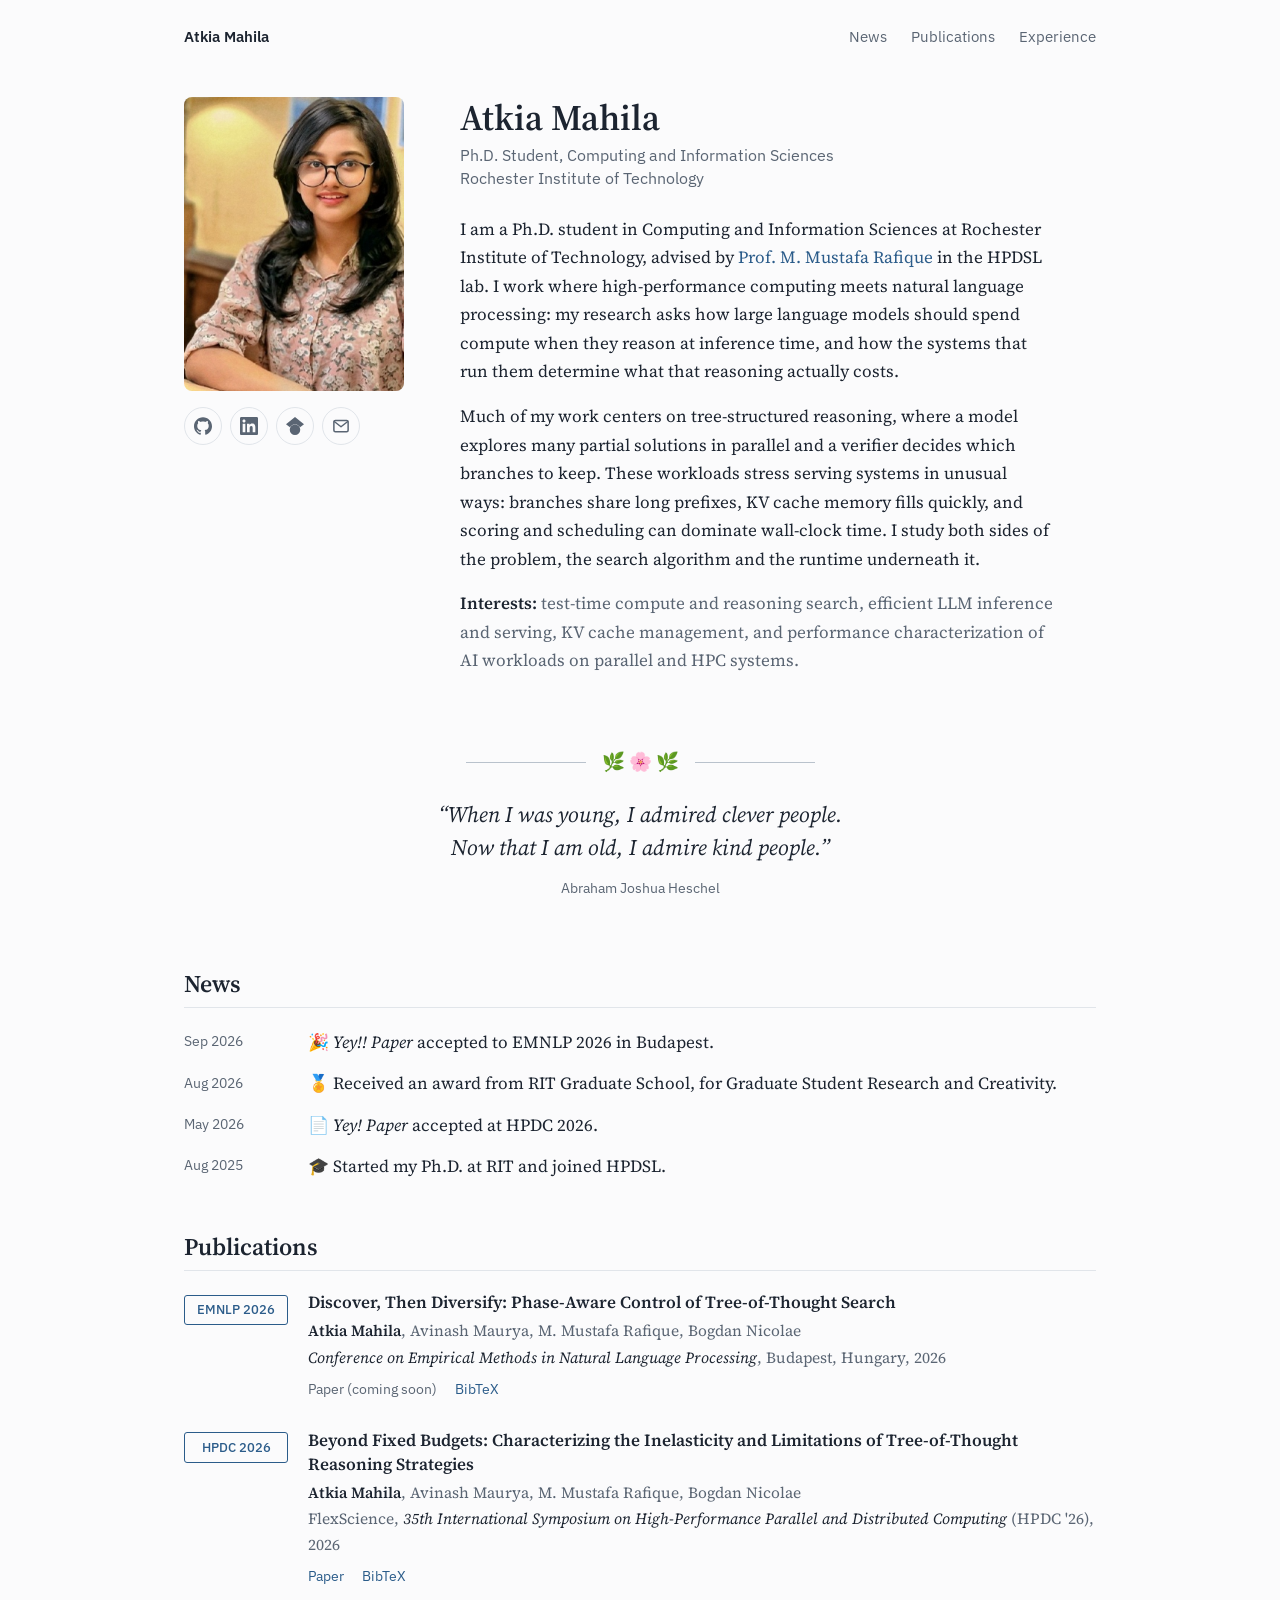
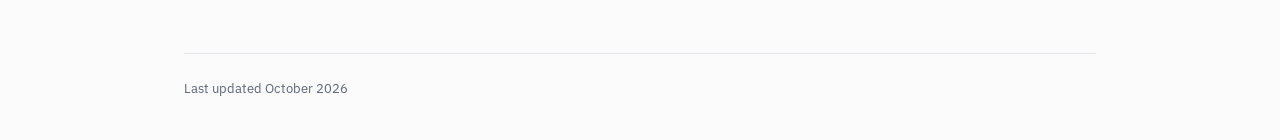
<file: index.html>
<!DOCTYPE html>
<html lang="en">
<head>
  <meta charset="utf-8">
  <meta name="viewport" content="width=device-width, initial-scale=1">
  <title>Atkia Mahila</title>
  <meta name="description" content="Atkia Mahila, Ph.D. student at Rochester Institute of Technology working on LLM reasoning, inference systems and KV cache efficiency.">
  <link rel="icon" href="data:image/svg+xml,<svg xmlns='http://www.w3.org/2000/svg' viewBox='0 0 64 64'><rect width='64' height='64' rx='10' fill='%232B5C8A'/><text x='32' y='42' font-family='Georgia,serif' font-size='28' fill='white' text-anchor='middle'>AM</text></svg>">
  <link rel="preconnect" href="https://fonts.googleapis.com">
  <link rel="preconnect" href="https://fonts.gstatic.com" crossorigin>
  <link href="https://fonts.googleapis.com/css2?family=IBM+Plex+Sans:wght@400;500;600&family=Source+Serif+4:ital,opsz,wght@0,8..60,400;0,8..60,600;1,8..60,400&display=swap" rel="stylesheet">
  <link rel="stylesheet" href="assets/style.css">
</head>
<body>
<div class="wrap">

<header class="topbar">
  <a class="home" href="index.html">Atkia Mahila</a>
  <nav aria-label="Main">
    <a href="#news">News</a>
    <a href="#publications">Publications</a>
    <a href="experience.html">Experience</a>
  </nav>
</header>

<main>

  <section class="hero" id="about" aria-label="About">
    <div class="profile">
      <img class="photo" src="assets/img/profile.jpg" alt="Portrait of Atkia Mahila">
      <ul class="icons">
        <li><a href="https://github.com/atkiamahila" aria-label="GitHub" title="GitHub">
          <svg viewBox="0 0 24 24" fill="currentColor" aria-hidden="true"><path d="M12 .297c-6.63 0-12 5.373-12 12 0 5.303 3.438 9.8 8.205 11.385.6.113.82-.258.82-.577 0-.285-.01-1.04-.015-2.04-3.338.724-4.042-1.61-4.042-1.61C4.422 18.07 3.633 17.7 3.633 17.7c-1.087-.744.084-.729.084-.729 1.205.084 1.838 1.236 1.838 1.236 1.07 1.835 2.809 1.305 3.495.998.108-.776.417-1.305.76-1.605-2.665-.3-5.466-1.332-5.466-5.93 0-1.31.465-2.38 1.235-3.22-.135-.303-.54-1.523.105-3.176 0 0 1.005-.322 3.3 1.23.96-.267 1.98-.399 3-.405 1.02.006 2.04.138 3 .405 2.28-1.552 3.285-1.23 3.285-1.23.645 1.653.24 2.873.12 3.176.765.84 1.23 1.91 1.23 3.22 0 4.61-2.805 5.625-5.475 5.92.42.36.81 1.096.81 2.22 0 1.606-.015 2.896-.015 3.286 0 .315.21.69.825.57C20.565 22.092 24 17.592 24 12.297c0-6.627-5.373-12-12-12"/></svg></a></li>
        <li><a href="https://www.linkedin.com/in/atkia-mahila-3771a5175/" aria-label="LinkedIn" title="LinkedIn">
          <svg viewBox="0 0 24 24" fill="currentColor" aria-hidden="true"><path d="M20.447 20.452h-3.554v-5.569c0-1.328-.027-3.037-1.852-3.037-1.853 0-2.136 1.445-2.136 2.939v5.667H9.351V9h3.414v1.561h.046c.477-.9 1.637-1.85 3.37-1.85 3.601 0 4.267 2.37 4.267 5.455v6.286zM5.337 7.433c-1.144 0-2.063-.926-2.063-2.065 0-1.138.92-2.063 2.063-2.063 1.14 0 2.064.925 2.064 2.063 0 1.139-.925 2.065-2.064 2.065zm1.782 13.019H3.555V9h3.564v11.452zM22.225 0H1.771C.792 0 0 .774 0 1.729v20.542C0 23.227.792 24 1.771 24h20.451C23.2 24 24 23.227 24 22.271V1.729C24 .774 23.2 0 22.222 0h.003z"/></svg></a></li>
        <li><a href="https://scholar.google.com/citations?hl=en&amp;user=EtDn5RQAAAAJ" aria-label="Google Scholar" title="Google Scholar">
          <svg viewBox="0 0 24 24" fill="currentColor" aria-hidden="true"><path d="M5.242 13.769L0 9.5 12 0l12 9.5-5.242 4.269C17.548 11.249 14.978 9.5 12 9.5c-2.977 0-5.548 1.748-6.758 4.269zM12 10a7 7 0 1 0 0 14 7 7 0 0 0 0-14z"/></svg></a></li>
        <li><a href="mailto:am9183@rit.edu" aria-label="Email am9183@rit.edu" title="am9183@rit.edu">
          <svg viewBox="0 0 24 24" fill="none" stroke="currentColor" stroke-width="2" stroke-linecap="round" stroke-linejoin="round" aria-hidden="true"><rect x="2.5" y="4.5" width="19" height="15" rx="2"/><path d="M3 6l9 7 9-7"/></svg></a></li>
      </ul>
    </div>

    <div class="intro">
      <h1>Atkia Mahila</h1>
      <p class="role">Ph.D. Student, Computing and Information Sciences<br>Rochester Institute of Technology</p>
      <p>I am a Ph.D. student in Computing and Information Sciences at Rochester Institute of Technology, advised by <a href="https://www.rit.edu/facultysenate/directory/mmrvcs-m-mustafa-rafique">Prof. M. Mustafa Rafique</a> in the HPDSL lab. I work where high-performance computing meets natural language processing: my research asks how large language models should spend compute when they reason at inference time, and how the systems that run them determine what that reasoning actually costs.</p>
      <p>Much of my work centers on tree-structured reasoning, where a model explores many partial solutions in parallel and a verifier decides which branches to keep. These workloads stress serving systems in unusual ways: branches share long prefixes, KV cache memory fills quickly, and scoring and scheduling can dominate wall-clock time. I study both sides of the problem, the search algorithm and the runtime underneath it.</p>
      <p class="interests"><strong>Interests:</strong> test-time compute and reasoning search, efficient LLM inference and serving, KV cache management, and performance characterization of AI workloads on parallel and HPC systems.</p>
    </div>
  </section>

  <section class="quote-block" aria-label="A favorite quote">
    <div class="ornament" aria-hidden="true">🌿 🌸 🌿</div>
    <blockquote>
      <p>&ldquo;When I was young, I admired clever people. Now that I am old, I admire kind people.&rdquo;</p>
      <footer>Abraham Joshua Heschel</footer>
    </blockquote>
  </section>

  <section class="section" id="news" aria-labelledby="news-h">
    <h2 id="news-h">News</h2>
    <ul class="dated">
      <li><span class="when">Sep 2026</span><span>🎉 <em>Yey!! Paper </em> accepted to EMNLP 2026 in Budapest.</span></li>
      <li><span class="when">Aug 2026</span><span>🏅 Received an award from RIT Graduate School, for Graduate Student Research and Creativity.</span></li>
      <li><span class="when">May 2026</span><span>📄 <em>Yey! Paper</em> accepted at HPDC 2026.</span></li>
      <li><span class="when">Aug 2025</span><span>🎓 Started my Ph.D. at RIT and joined HPDSL.</span></li>
    </ul>
  </section>

  <section class="section" id="publications" aria-labelledby="pubs-h">
    <h2 id="pubs-h">Publications</h2>

    <article class="pub">
      <div class="venue">EMNLP 2026</div>
      <div>
        <p class="title">Discover, Then Diversify: Phase-Aware Control of Tree-of-Thought Search</p>
        <p class="authors"><span class="me">Atkia Mahila</span>, Avinash Maurya, M. Mustafa Rafique, Bogdan Nicolae</p>
        <p class="where"><em>Conference on Empirical Methods in Natural Language Processing</em>, Budapest, Hungary, 2026</p>
        <div class="actions">
          <span class="soon">Paper (coming soon)</span>
          <details>
            <summary>BibTeX</summary>
<pre>@inproceedings{mahila2026discover,
  title     = {Discover, Then Diversify: Phase-Aware Control
               of Tree-of-Thought Search},
  author    = {Mahila, Atkia and Maurya, Avinash and
               Rafique, M. Mustafa and Nicolae, Bogdan},
  booktitle = {Proceedings of the 2026 Conference on Empirical
               Methods in Natural Language Processing (EMNLP)},
  year      = {2026}
}</pre>
          </details>
        </div>
      </div>
    </article>

    <article class="pub">
      <div class="venue">HPDC 2026</div>
      <div>
        <p class="title">Beyond Fixed Budgets: Characterizing the Inelasticity and Limitations of Tree-of-Thought Reasoning Strategies</p>
        <p class="authors"><span class="me">Atkia Mahila</span>, Avinash Maurya, M. Mustafa Rafique, Bogdan Nicolae</p>
        <p class="where">FlexScience, <em>35th International Symposium on High-Performance Parallel and Distributed Computing</em> (HPDC '26), 2026</p>
        <div class="actions">
          <a href="https://doi.org/10.1145/3806645.3816237">Paper</a>
          <details>
            <summary>BibTeX</summary>
<pre>@inproceedings{mahila2026beyond,
  title     = {Beyond Fixed Budgets: Characterizing the Inelasticity
               and Limitations of Tree-of-Thought Reasoning Strategies},
  author    = {Mahila, Atkia and Maurya, Avinash and
               Rafique, M. Mustafa and Nicolae, Bogdan},
  booktitle = {Proceedings of the 35th International Symposium on
               High-Performance Parallel and Distributed Computing},
  series    = {HPDC '26},
  publisher = {ACM},
  year      = {2026},
  doi       = {10.1145/3806645.3816237}
}</pre>
          </details>
        </div>
      </div>
    </article>
  </section>

</main>

<footer class="site-footer">Last updated October 2026</footer>
</div>
</body>
</html>
</file>
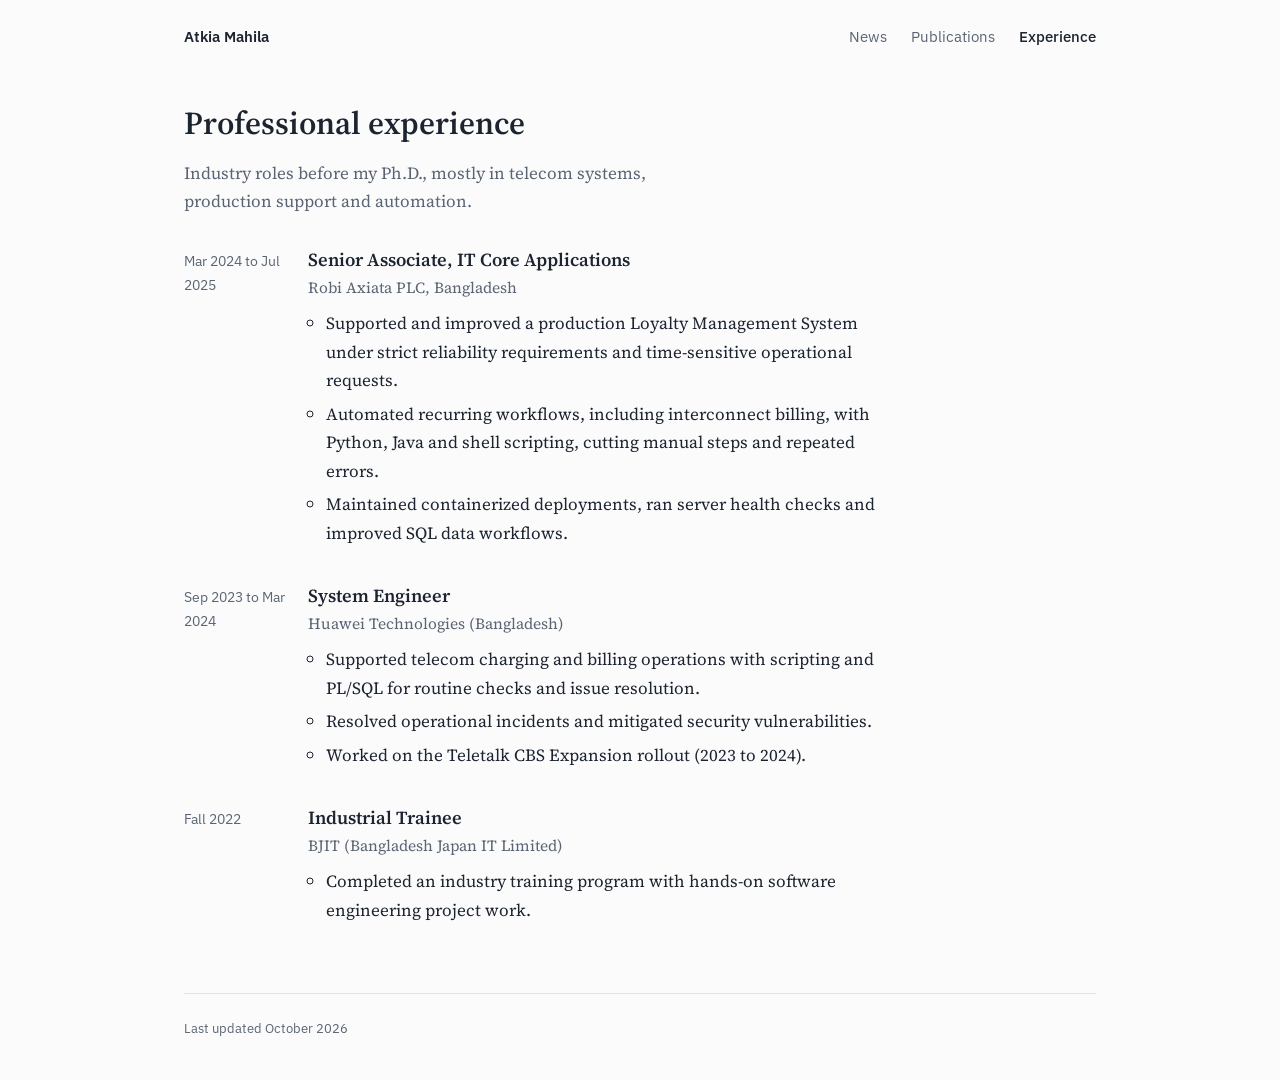
<file: experience.html>
<!DOCTYPE html>
<html lang="en">
<head>
  <meta charset="utf-8">
  <meta name="viewport" content="width=device-width, initial-scale=1">
  <title>Professional experience | Atkia Mahila</title>
  <meta name="description" content="Professional experience of Atkia Mahila.">
  <link rel="icon" href="data:image/svg+xml,<svg xmlns='http://www.w3.org/2000/svg' viewBox='0 0 64 64'><rect width='64' height='64' rx='10' fill='%232B5C8A'/><text x='32' y='42' font-family='Georgia,serif' font-size='28' fill='white' text-anchor='middle'>AM</text></svg>">
  <link rel="preconnect" href="https://fonts.googleapis.com">
  <link rel="preconnect" href="https://fonts.gstatic.com" crossorigin>
  <link href="https://fonts.googleapis.com/css2?family=IBM+Plex+Sans:wght@400;500;600&family=Source+Serif+4:ital,opsz,wght@0,8..60,400;0,8..60,600;1,8..60,400&display=swap" rel="stylesheet">
  <link rel="stylesheet" href="assets/style.css">
</head>
<body>
<div class="wrap">

<header class="topbar">
  <a class="home" href="index.html">Atkia Mahila</a>
  <nav aria-label="Main">
    <a href="index.html#news">News</a>
    <a href="index.html#publications">Publications</a>
    <a href="experience.html" aria-current="page">Experience</a>
  </nav>
</header>

<main>
  <h1 class="page-title">Professional experience</h1>
  <p class="page-lede">Industry roles before my Ph.D., mostly in telecom systems, production support and automation.</p>

  <ul class="dated timeline">
    <li>
      <span class="when">Mar 2024 to Jul 2025</span>
      <div>
        <h3>Senior Associate, IT Core Applications</h3>
        <p class="org">Robi Axiata PLC, Bangladesh</p>
        <ul>
          <li>Supported and improved a production Loyalty Management System under strict reliability requirements and time-sensitive operational requests.</li>
          <li>Automated recurring workflows, including interconnect billing, with Python, Java and shell scripting, cutting manual steps and repeated errors.</li>
          <li>Maintained containerized deployments, ran server health checks and improved SQL data workflows.</li>
        </ul>
      </div>
    </li>
    <li>
      <span class="when">Sep 2023 to Mar 2024</span>
      <div>
        <h3>System Engineer</h3>
        <p class="org">Huawei Technologies (Bangladesh)</p>
        <ul>
          <li>Supported telecom charging and billing operations with scripting and PL/SQL for routine checks and issue resolution.</li>
          <li>Resolved operational incidents and mitigated security vulnerabilities.</li>
          <li>Worked on the Teletalk CBS Expansion rollout (2023 to 2024).</li>
        </ul>
      </div>
    </li>
    <li>
      <span class="when">Fall 2022</span>
      <div>
        <h3>Industrial Trainee</h3>
        <p class="org">BJIT (Bangladesh Japan IT Limited)</p>
        <ul>
          <li>Completed an industry training program with hands-on software engineering project work.</li>
        </ul>
      </div>
    </li>
  </ul>
</main>

<footer class="site-footer">Last updated October 2026</footer>
</div>
</body>
</html>
</file>
<file: assets/style.css>
:root {
  --bg: #FBFBFC;
  --ink: #1C2430;
  --muted: #5A6573;
  --rule: #E1E5EA;
  --rule-strong: #B9C2CC;
  --accent: #2B5C8A;
  --accent-soft: #EEF3F8;
  --serif: "Source Serif 4", Georgia, "Times New Roman", serif;
  --sans: "IBM Plex Sans", system-ui, -apple-system, "Segoe UI", Roboto, sans-serif;
}
@media (prefers-color-scheme: dark) {
  :root {
    --bg: #14181E; --ink: #E4E8EE; --muted: #9AA4B1; --rule: #29303A;
    --rule-strong: #46505C; --accent: #8CB6E0; --accent-soft: #1C2633;
  }
}

* { box-sizing: border-box; }
html { scroll-behavior: smooth; scroll-padding-top: 1.5rem; }
@media (prefers-reduced-motion: reduce) { html { scroll-behavior: auto; } }

body {
  margin: 0; background: var(--bg); color: var(--ink);
  font-family: var(--serif); font-size: 1.0625rem; line-height: 1.68;
  -webkit-font-smoothing: antialiased;
}
a { color: var(--accent); text-decoration: none; }
a:hover { text-decoration: underline; text-underline-offset: 3px; }
a:focus-visible, summary:focus-visible { outline: 2px solid var(--accent); outline-offset: 3px; border-radius: 2px; }

.wrap { max-width: 960px; margin: 0 auto; padding: 0 1.5rem; }

/* Top bar */
.topbar { display: flex; justify-content: space-between; align-items: baseline; gap: 1rem; padding-top: 1.5rem; font-family: var(--sans); font-size: 0.9375rem; }
.topbar .home { color: var(--ink); font-weight: 600; }
.topbar nav { display: flex; gap: 0.25rem 1.5rem; flex-wrap: wrap; }
.topbar nav a { color: var(--muted); }
.topbar nav a:hover, .topbar nav a[aria-current="page"] { color: var(--ink); }
.topbar nav a[aria-current="page"] { font-weight: 500; }

/* Hero: photo + icons left, about right */
.hero { display: grid; grid-template-columns: 220px minmax(0, 1fr); gap: 3.5rem; padding: 3rem 0 1rem; }
.photo { width: 220px; aspect-ratio: 3 / 4; object-fit: cover; border-radius: 8px; display: block; }

.icons { display: flex; gap: 0.5rem; margin-top: 1rem; list-style: none; padding: 0; }
.icons a {
  display: grid; place-items: center; width: 38px; height: 38px;
  border-radius: 50%; border: 1px solid var(--rule); color: var(--muted);
  transition: color .15s, border-color .15s, background-color .15s;
}
.icons a:hover { color: var(--accent); border-color: var(--accent); background: var(--accent-soft); text-decoration: none; }
.icons svg { width: 18px; height: 18px; }
@media (prefers-reduced-motion: reduce) { .icons a { transition: none; } }

.intro h1 { font-size: 2.25rem; line-height: 1.15; font-weight: 600; margin: 0 0 0.35rem; }
.intro .role { font-family: var(--sans); font-size: 0.9688rem; color: var(--muted); margin: 0 0 1.5rem; line-height: 1.5; }
.intro p { margin: 0 0 1rem; max-width: 66ch; }
.interests { color: var(--muted); }
.interests strong { color: var(--ink); font-weight: 600; }

/* Quote */
.quote-block { text-align: center; padding: 2.5rem 0 1rem; }
.ornament { display: flex; align-items: center; justify-content: center; gap: 1rem; font-size: 1.15rem; margin-bottom: 1.25rem; }
.ornament::before, .ornament::after { content: ""; height: 1px; width: min(120px, 20vw); background: var(--rule-strong); }
.quote-block blockquote { margin: 0 auto; max-width: 34em; }
.quote-block p {
  font-style: italic; font-size: 1.375rem; line-height: 1.5; margin: 0 0 0.85rem;
  text-wrap: balance;
}
.quote-block footer { font-family: var(--sans); font-size: 0.875rem; color: var(--muted); }

/* Sections */
.section { margin-top: 3.25rem; }
.section h2 { font-size: 1.5rem; font-weight: 600; line-height: 1.25; margin: 0 0 1.25rem; padding-bottom: 0.5rem; border-bottom: 1px solid var(--rule); }

/* News + timeline: shared date column */
.dated { list-style: none; padding: 0; margin: 0; }
.dated > li { display: grid; grid-template-columns: 6.5rem minmax(0, 1fr); gap: 1.25rem; }
.dated > li + li { margin-top: 0.8rem; }
.dated .when { font-family: var(--sans); font-size: 0.875rem; color: var(--muted); padding-top: 0.15rem; }

/* Publications */
.pub { display: grid; grid-template-columns: 6.5rem minmax(0, 1fr); gap: 1.25rem; }
.pub + .pub { margin-top: 1.75rem; }
.venue {
  font-family: var(--sans); font-size: 0.8125rem; font-weight: 500; color: var(--accent);
  border: 1px solid var(--accent); border-radius: 3px; padding: 0.2rem 0.45rem;
  text-align: center; align-self: start; margin-top: 0.2rem;
}
.pub .title { font-weight: 600; margin: 0 0 0.2rem; line-height: 1.4; }
.pub .authors, .pub .where { margin: 0; font-size: 0.9688rem; color: var(--muted); }
.pub .authors .me { color: var(--ink); font-weight: 600; }
.pub .where em { color: var(--ink); }
.pub .actions { font-family: var(--sans); font-size: 0.875rem; margin-top: 0.45rem; display: flex; gap: 1.1rem; flex-wrap: wrap; align-items: baseline; }
.pub .actions .soon { color: var(--muted); }
.pub details summary { cursor: pointer; color: var(--accent); list-style: none; }
.pub details summary::-webkit-details-marker { display: none; }
.pub details[open] summary { color: var(--ink); }
.pub pre { margin: 0.6rem 0 0; padding: 0.85rem 1rem; background: var(--accent-soft); border-radius: 4px; font-size: 0.8125rem; line-height: 1.5; overflow-x: auto; }

/* Experience page */
.page-title { font-size: 2rem; font-weight: 600; margin: 3rem 0 0.5rem; }
.page-lede { color: var(--muted); margin: 0 0 2rem; max-width: 60ch; }
.timeline > li + li { margin-top: 2rem; }
.timeline h3 { font-size: 1.15rem; font-weight: 600; margin: 0 0 0.15rem; line-height: 1.35; }
.timeline .org { margin: 0; color: var(--muted); font-size: 0.9688rem; }
.timeline ul { margin: 0.5rem 0 0; padding-left: 1.1rem; max-width: 66ch; }
.timeline ul li { margin-bottom: 0.3rem; }

/* Footer */
.site-footer { margin-top: 4rem; padding: 1.5rem 0 2.5rem; border-top: 1px solid var(--rule); font-family: var(--sans); font-size: 0.8125rem; color: var(--muted); }

/* Small screens */
@media (max-width: 760px) {
  .hero { grid-template-columns: 1fr; gap: 1.75rem; padding-top: 2rem; }
  .profile { display: flex; flex-direction: column; align-items: center; }
  .photo { width: 180px; }
  .intro h1 { font-size: 1.875rem; }
  .quote-block p { font-size: 1.2rem; }
}
@media (max-width: 520px) {
  .topbar { flex-direction: column; gap: 0.5rem; }
  .topbar nav { gap: 0.25rem 1.1rem; font-size: 0.875rem; }
  .pub, .dated > li { grid-template-columns: 1fr; gap: 0.35rem; }
  .venue { justify-self: start; }
}
</file>
